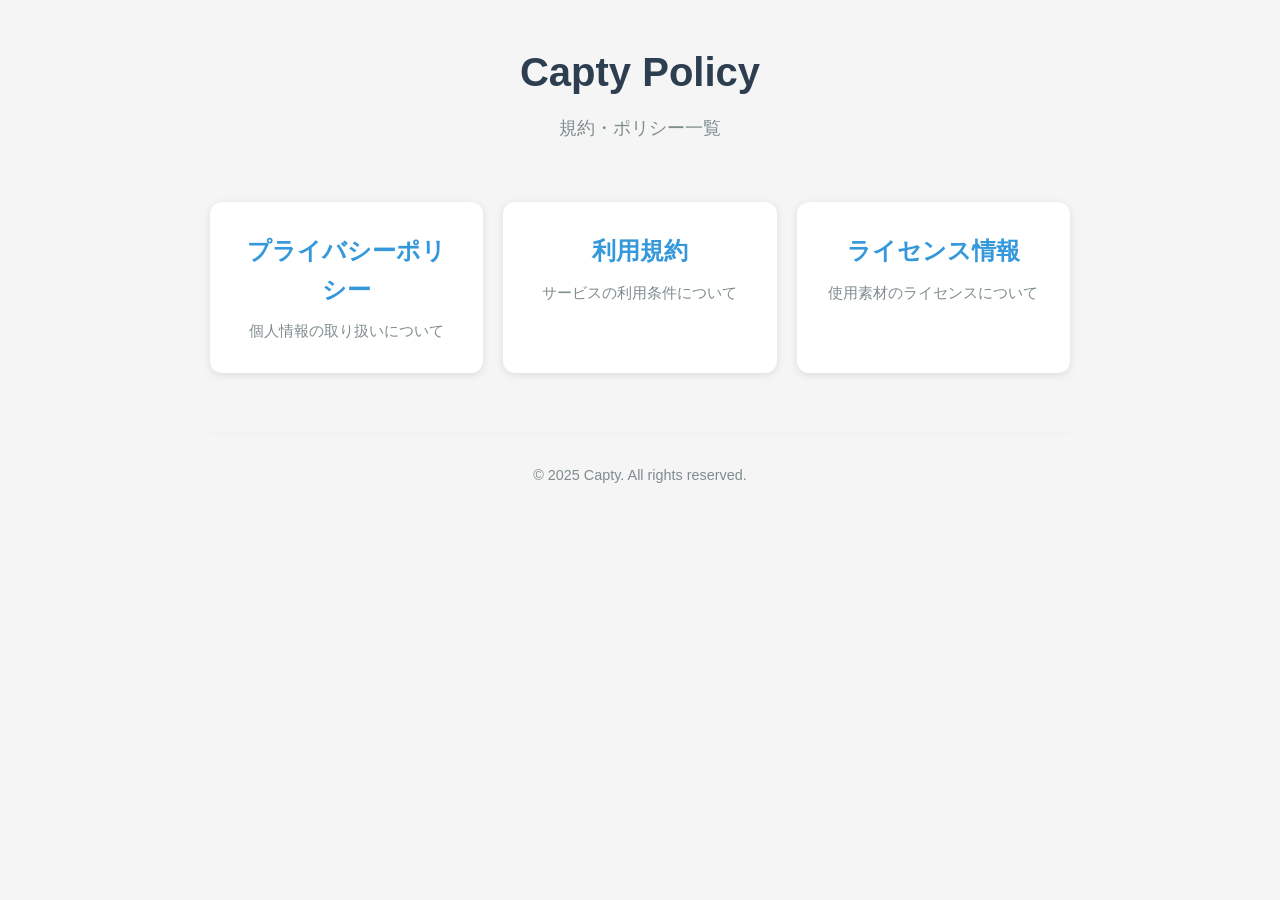
<file: index.html>
<!DOCTYPE html>
<html lang="ja">
<head>
  <meta charset="UTF-8">
  <meta name="viewport" content="width=device-width, initial-scale=1.0">
  <title>Capty Policy - 規約・ポリシー</title>
  <link rel="stylesheet" href="style.css">
</head>
<body>
  <div class="container">
    <header>
      <h1>Capty Policy</h1>
      <p class="subtitle">規約・ポリシー一覧</p>
    </header>

    <div class="menu">
      <a href="privacy.html" class="menu-item">
        <h2>プライバシーポリシー</h2>
        <p>個人情報の取り扱いについて</p>
      </a>
      <a href="terms.html" class="menu-item">
        <h2>利用規約</h2>
        <p>サービスの利用条件について</p>
      </a>
      <a href="license.html" class="menu-item">
        <h2>ライセンス情報</h2>
        <p>使用素材のライセンスについて</p>
      </a>
    </div>

    <footer>
      <p>&copy; 2025 Capty. All rights reserved.</p>
    </footer>
  </div>
</body>
</html>
</file>
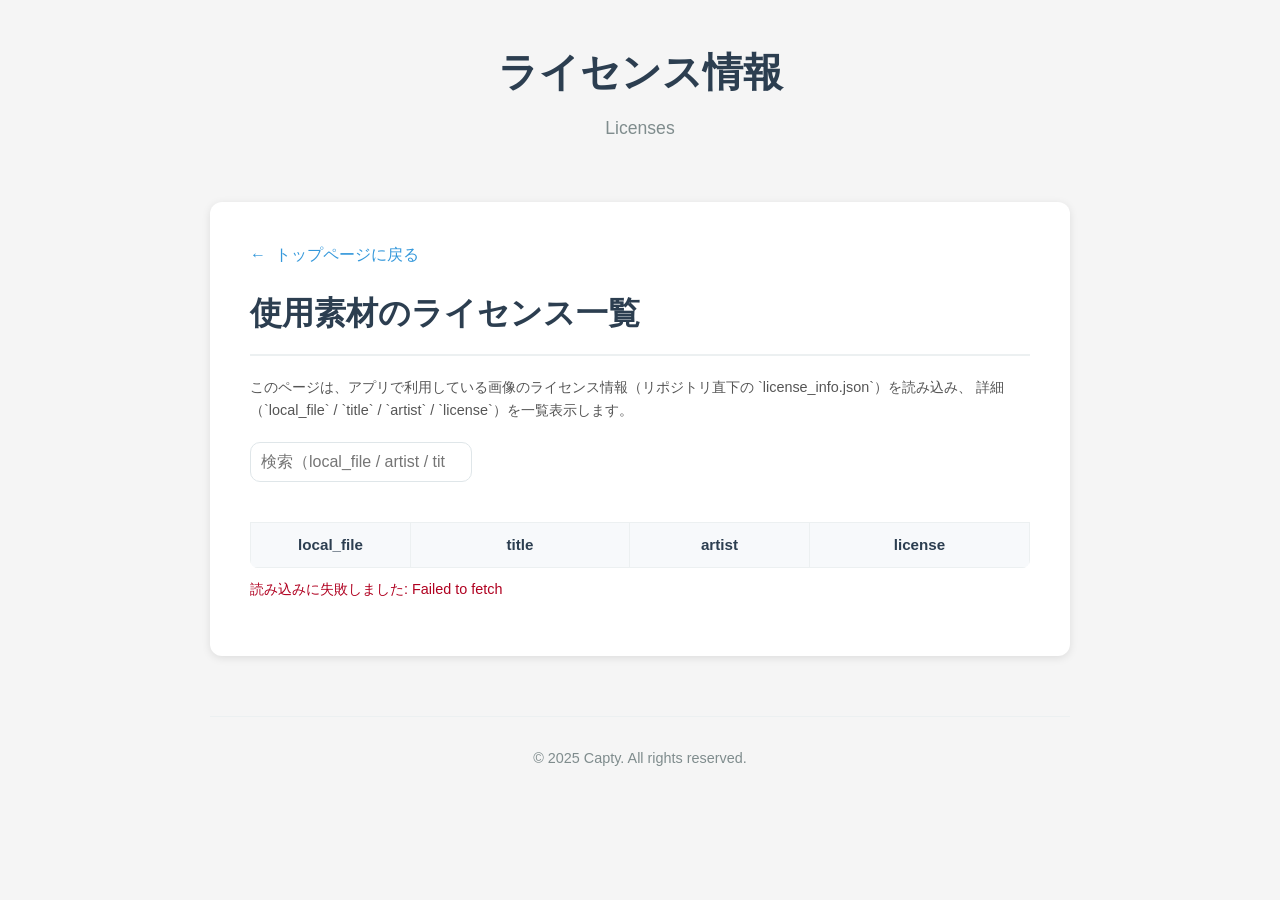
<file: license.html>
<!DOCTYPE html>
<html lang="ja">
<head>
  <meta charset="UTF-8">
  <meta name="viewport" content="width=device-width, initial-scale=1.0">
  <title>ライセンス情報 - Capty Policy</title>
  <link rel="stylesheet" href="style.css">
</head>
<body>
  <div class="container">
    <header>
      <h1>ライセンス情報</h1>
      <p class="subtitle">Licenses</p>
    </header>

    <div class="content">
      <a href="index.html" class="back-link">トップページに戻る</a>

      <h2>使用素材のライセンス一覧</h2>
      <p class="small-note">
        このページは、アプリで利用している画像のライセンス情報（リポジトリ直下の `license_info.json`）を読み込み、
        詳細（`local_file` / `title` / `artist` / `license`）を一覧表示します。
      </p>

      <div class="filter-row">
        <input id="searchInput" type="search" placeholder="検索（local_file / artist / title / license）" />
      </div>

      <p id="resultMeta" class="small-note"></p>

      <div class="table-wrap">
        <table class="license-table">
          <thead>
            <tr>
              <th style="width: 160px;">local_file</th>
              <th>title</th>
              <th style="width: 180px;">artist</th>
              <th style="width: 220px;">license</th>
            </tr>
          </thead>
          <tbody id="rows"></tbody>
        </table>
      </div>

      <p id="loadError" class="small-note" style="display:none; color:#b00020;"></p>
    </div>

    <footer>
      <p>&copy; 2025 Capty. All rights reserved.</p>
    </footer>
  </div>

  <script>
    // GitHub上のJSON（生データ）を参照
    const jsonPath = "https://raw.githubusercontent.com/mappou/capty-policy/main/capty_resouce/artists_json_data/license_info.json";

    let allItems = [];

    function normalizeText(value) {
      return String(value ?? "").replace(/\s+/g, " ").trim();
    }

    function truncate(value, maxLen) {
      const s = normalizeText(value);
      if (s.length <= maxLen) return s;
      return s.slice(0, maxLen) + "…";
    }

    function applyFilterAndRender() {
      const q = normalizeText(document.getElementById("searchInput").value).toLowerCase();

      const filtered = allItems.filter((it) => {
        if (!q) return true;
        const haystack = [
          it.local_file,
          it.title,
          it.artist,
          it.license,
        ].map((x) => normalizeText(x).toLowerCase()).join(" ");

        return haystack.includes(q);
      });

      const shown = filtered; // すべて表示

      const rows = document.getElementById("rows");
      rows.innerHTML = "";

      for (const it of shown) {
        const tr = document.createElement("tr");

        const tdLocalFile = document.createElement("td");
        tdLocalFile.textContent = normalizeText(it.local_file);
        tr.appendChild(tdLocalFile);

        const tdTitle = document.createElement("td");
        tdTitle.textContent = truncate(it.title, 70);
        tr.appendChild(tdTitle);

        const tdArtist = document.createElement("td");
        tdArtist.textContent = normalizeText(it.artist);
        tr.appendChild(tdArtist);

        const tdLicense = document.createElement("td");
        tdLicense.textContent = normalizeText(it.license);
        tr.appendChild(tdLicense);

        rows.appendChild(tr);
      }

      const meta = document.getElementById("resultMeta");
      meta.textContent = `表示中: ${shown.length}件（該当: ${filtered.length}件）`;
    }

    async function loadJsonAndInit() {
      const loadError = document.getElementById("loadError");
      try {
        const res = await fetch(jsonPath, { cache: "no-store" });
        if (!res.ok) throw new Error(`HTTP ${res.status}`);
        allItems = await res.json();

        applyFilterAndRender();

        document.getElementById("searchInput").addEventListener("input", applyFilterAndRender);
      } catch (e) {
        loadError.style.display = "block";
        loadError.textContent = `読み込みに失敗しました: ${e?.message ?? String(e)}`;
      }
    }

    document.addEventListener("DOMContentLoaded", loadJsonAndInit);
  </script>
</body>
</html>
</file>
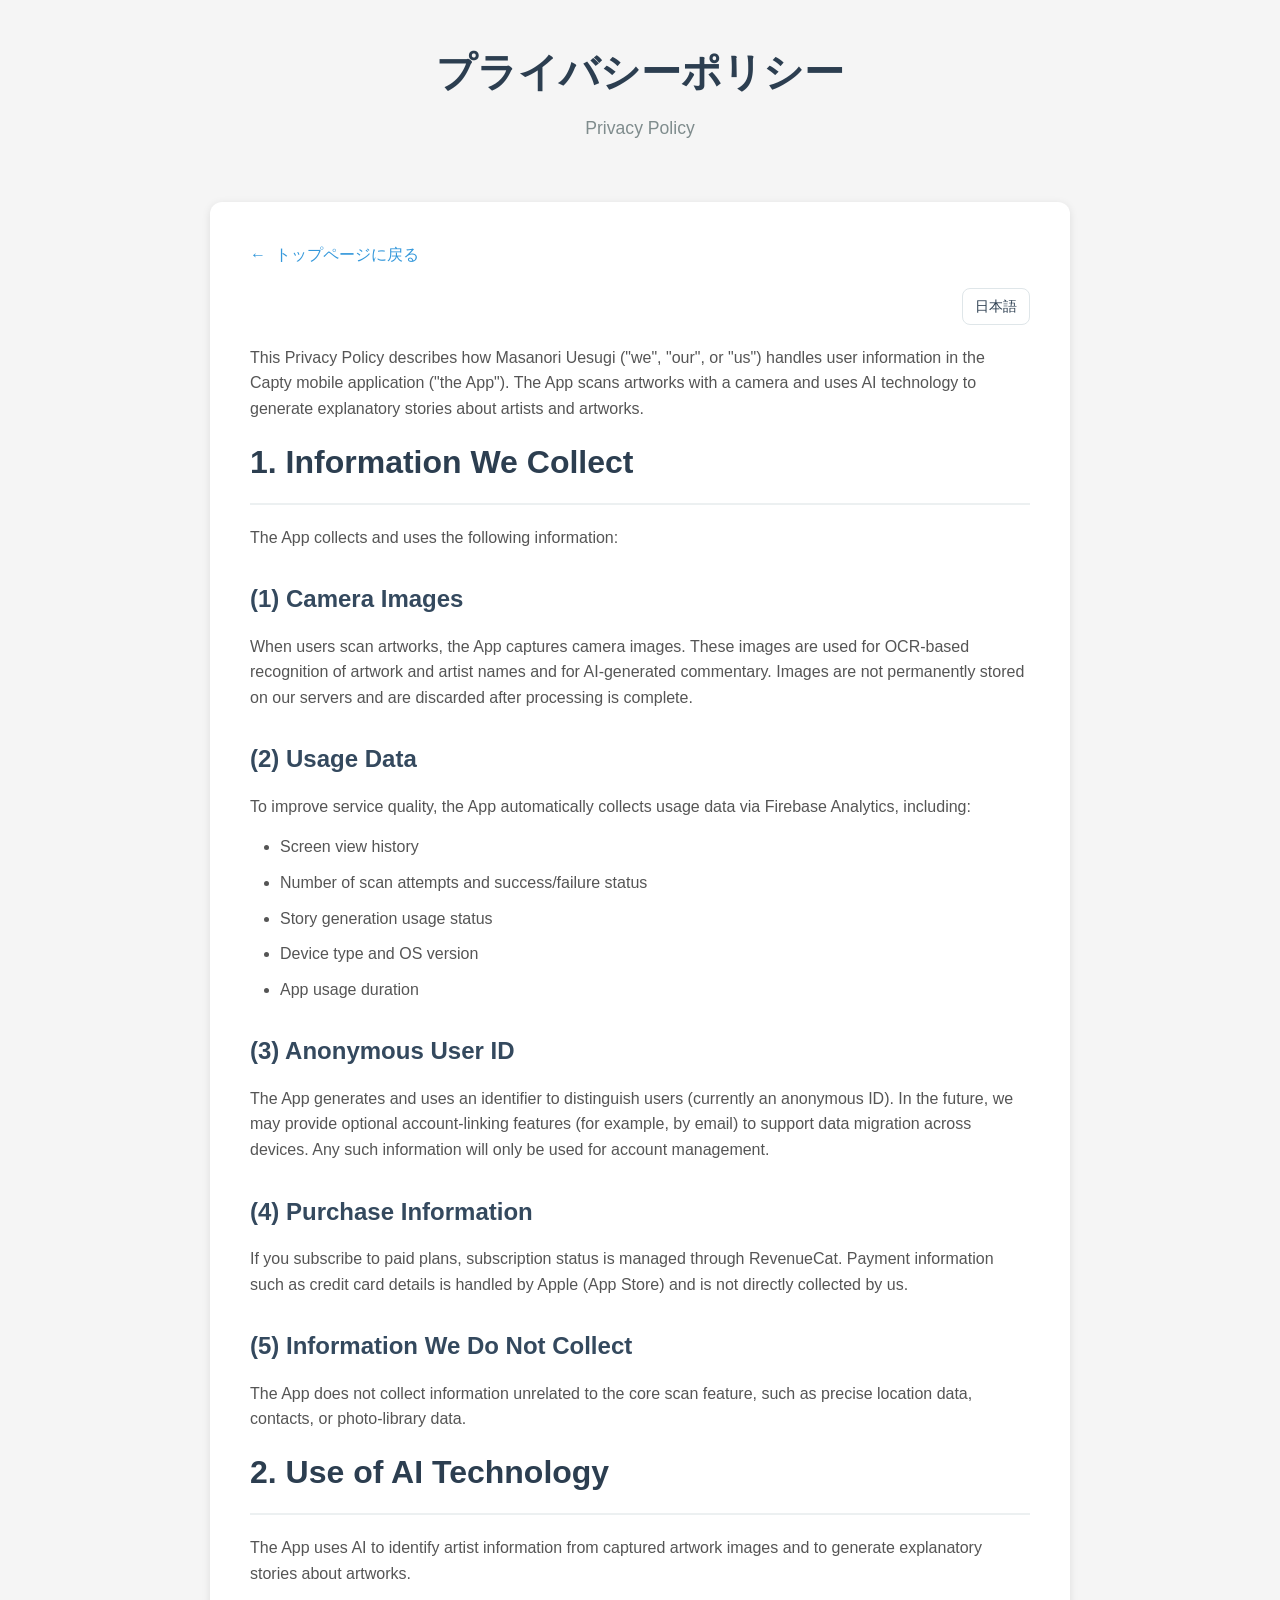
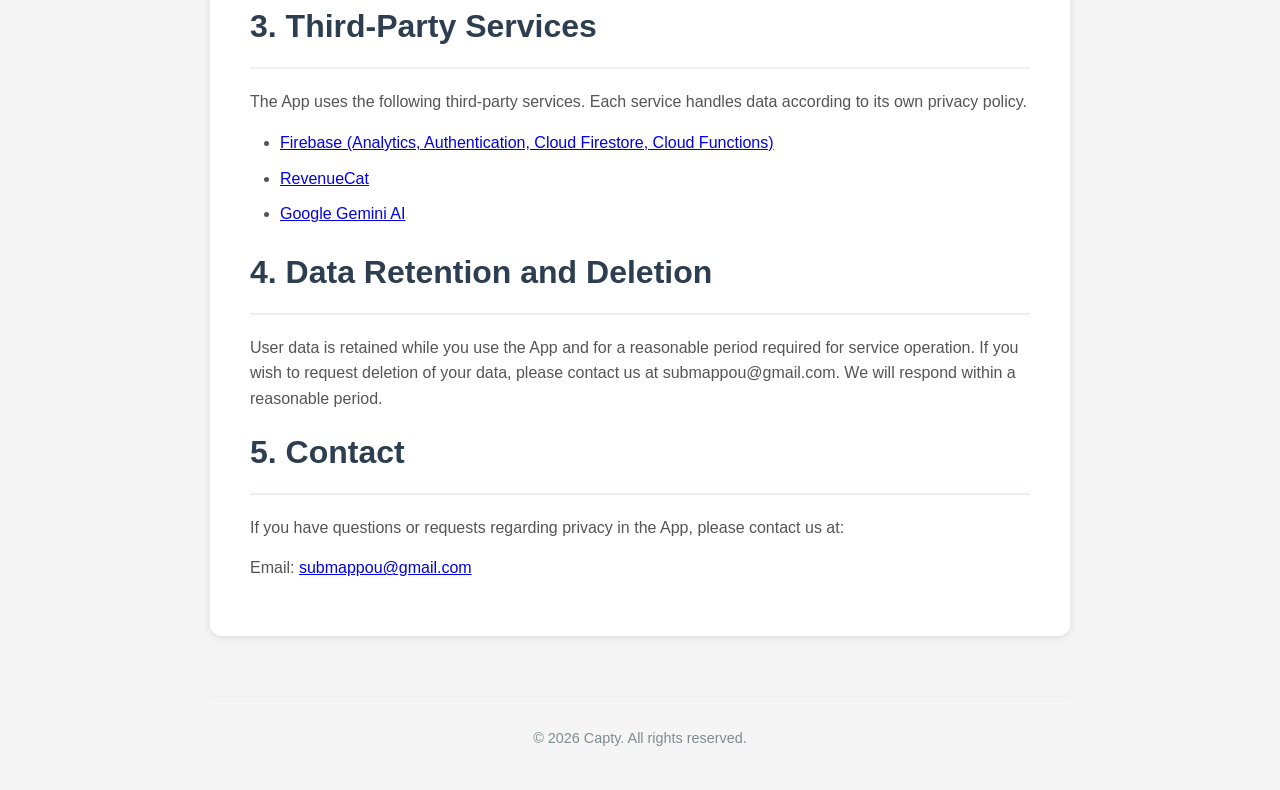
<file: privacy.html>
<!DOCTYPE html>
<html lang="ja">
<head>
  <meta charset="UTF-8">
  <meta name="viewport" content="width=device-width, initial-scale=1.0">
  <title>プライバシーポリシー - Capty Policy</title>
  <link rel="stylesheet" href="style.css">
</head>
<body>
  <div class="container">
    <header>
      <h1>プライバシーポリシー</h1>
      <p class="subtitle">Privacy Policy</p>
    </header>

    <div class="content">
      <a href="index.html" class="back-link">トップページに戻る</a>

      <div class="lang-switch">
        <button id="langToggle" type="button" aria-label="Switch language">日本語</button>
      </div>

      <div id="jaContent" class="lang-content">
        <p>本プライバシーポリシーは、Masanori Uesugi（以下「当社」といいます）が提供するモバイルアプリケーション「Capty」（以下「本アプリ」といいます）における、ユーザーの皆様の情報の取り扱いについて定めるものです。本アプリは、カメラで美術作品をスキャンし、AI技術を活用してアーティストや作品に関する解説ストーリーを生成するサービスです。</p>

        <h2>1. 収集する情報</h2>
        <p>本アプリでは、以下の情報を収集・利用します。</p>

        <h3>（1）カメラで撮影した画像</h3>
        <p>美術作品のスキャン時に、カメラで撮影した画像を取得します。撮影した画像は、作品名・アーティスト名の認識（OCR）およびAIによる解説生成のために使用されます。画像はサーバー上に永続的に保存されることはなく、解析処理の完了後に破棄されます。</p>

        <h3>（2）利用状況データ</h3>
        <p>サービスの改善を目的として、Firebase Analyticsを通じて以下の利用状況データを自動的に収集します。</p>
        <ul>
          <li>画面の閲覧履歴</li>
          <li>スキャンの実行回数・成功/失敗の情報</li>
          <li>ストーリー生成の利用状況</li>
          <li>デバイスの種類、OSバージョン</li>
          <li>アプリの利用時間</li>
        </ul>

        <h3>（3）匿名ユーザーID</h3>
        <p>本アプリでは、ユーザーを識別するためのIDを生成・利用します（現在は匿名IDを使用しています）。将来的に、機種変更時のデータ引き継ぎ等を目的として、ユーザーの任意の操作によりメールアドレス等を用いたアカウント連携機能を提供する場合があります。その際、入力された情報はアカウント管理の目的のみに使用します。</p>

        <h3>（4）購入情報</h3>
        <p>サブスクリプション（有料プラン）をご利用の場合、RevenueCatを通じて購入状態の管理を行います。クレジットカード番号等の決済情報は、Apple（App Store）が管理しており、当社が直接取得することはありません。</p>

        <h3>（5）収集しない情報</h3>
        <p>本アプリは、位置情報、連絡先、写真ライブラリへのアクセスなど、スキャン機能に直接関係しない情報は収集しません。</p>

        <h2>2. AI技術の利用について</h2>
        <p>本アプリは、AIを利用して、撮影された美術作品の画像からアーティスト情報の特定および作品の解説ストーリーの生成を行います。</p>

        <h2>3. 利用する第三者サービス</h2>
        <ul>
          <li><a href="https://firebase.google.com/support/privacy" target="_blank" rel="noopener noreferrer">Firebase（Analytics、Authentication、Cloud Firestore、Cloud Functions）</a></li>
          <li><a href="https://www.revenuecat.com/privacy" target="_blank" rel="noopener noreferrer">RevenueCat</a></li>
          <li><a href="https://ai.google.dev/gemini-api/terms" target="_blank" rel="noopener noreferrer">Google Gemini AI</a></li>
        </ul>

        <h2>4. データの保持と削除</h2>
        <p>ユーザーデータは、本アプリをご利用いただいている期間中およびサービス運営上合理的に必要な期間保持されます。データの削除を希望される場合は、submappou@gmail.com までご連絡ください。</p>

        <h2>5. お問い合わせ</h2>
        <p>本アプリのプライバシーに関するご質問やお問い合わせは、以下のメールアドレスまでご連絡ください。</p>
        <p>メール：<a href="mailto:submappou@gmail.com">submappou@gmail.com</a></p>
      </div>

      <div id="enContent" class="lang-content is-active">
        <p>This Privacy Policy describes how Masanori Uesugi ("we", "our", or "us") handles user information in the Capty mobile application ("the App"). The App scans artworks with a camera and uses AI technology to generate explanatory stories about artists and artworks.</p>

        <h2>1. Information We Collect</h2>
        <p>The App collects and uses the following information:</p>

        <h3>(1) Camera Images</h3>
        <p>When users scan artworks, the App captures camera images. These images are used for OCR-based recognition of artwork and artist names and for AI-generated commentary. Images are not permanently stored on our servers and are discarded after processing is complete.</p>

        <h3>(2) Usage Data</h3>
        <p>To improve service quality, the App automatically collects usage data via Firebase Analytics, including:</p>
        <ul>
          <li>Screen view history</li>
          <li>Number of scan attempts and success/failure status</li>
          <li>Story generation usage status</li>
          <li>Device type and OS version</li>
          <li>App usage duration</li>
        </ul>

        <h3>(3) Anonymous User ID</h3>
        <p>The App generates and uses an identifier to distinguish users (currently an anonymous ID). In the future, we may provide optional account-linking features (for example, by email) to support data migration across devices. Any such information will only be used for account management.</p>

        <h3>(4) Purchase Information</h3>
        <p>If you subscribe to paid plans, subscription status is managed through RevenueCat. Payment information such as credit card details is handled by Apple (App Store) and is not directly collected by us.</p>

        <h3>(5) Information We Do Not Collect</h3>
        <p>The App does not collect information unrelated to the core scan feature, such as precise location data, contacts, or photo-library data.</p>

        <h2>2. Use of AI Technology</h2>
        <p>The App uses AI to identify artist information from captured artwork images and to generate explanatory stories about artworks.</p>

        <h2>3. Third-Party Services</h2>
        <p>The App uses the following third-party services. Each service handles data according to its own privacy policy.</p>
        <ul>
          <li><a href="https://firebase.google.com/support/privacy" target="_blank" rel="noopener noreferrer">Firebase (Analytics, Authentication, Cloud Firestore, Cloud Functions)</a></li>
          <li><a href="https://www.revenuecat.com/privacy" target="_blank" rel="noopener noreferrer">RevenueCat</a></li>
          <li><a href="https://ai.google.dev/gemini-api/terms" target="_blank" rel="noopener noreferrer">Google Gemini AI</a></li>
        </ul>

        <h2>4. Data Retention and Deletion</h2>
        <p>User data is retained while you use the App and for a reasonable period required for service operation. If you wish to request deletion of your data, please contact us at submappou@gmail.com. We will respond within a reasonable period.</p>

        <h2>5. Contact</h2>
        <p>If you have questions or requests regarding privacy in the App, please contact us at:</p>
        <p>Email: <a href="mailto:submappou@gmail.com">submappou@gmail.com</a></p>
      </div>
    </div>

    <footer>
      <p>&copy; 2026 Capty. All rights reserved.</p>
    </footer>
  </div>

  <script>
    (function () {
      const button = document.getElementById("langToggle");
      const ja = document.getElementById("jaContent");
      const en = document.getElementById("enContent");
      let isJapanese = false;

      button.addEventListener("click", function () {
        isJapanese = !isJapanese;
        ja.classList.toggle("is-active", isJapanese);
        en.classList.toggle("is-active", !isJapanese);
        button.textContent = isJapanese ? "English" : "日本語";
      });
    })();
  </script>
</body>
</html>
</file>
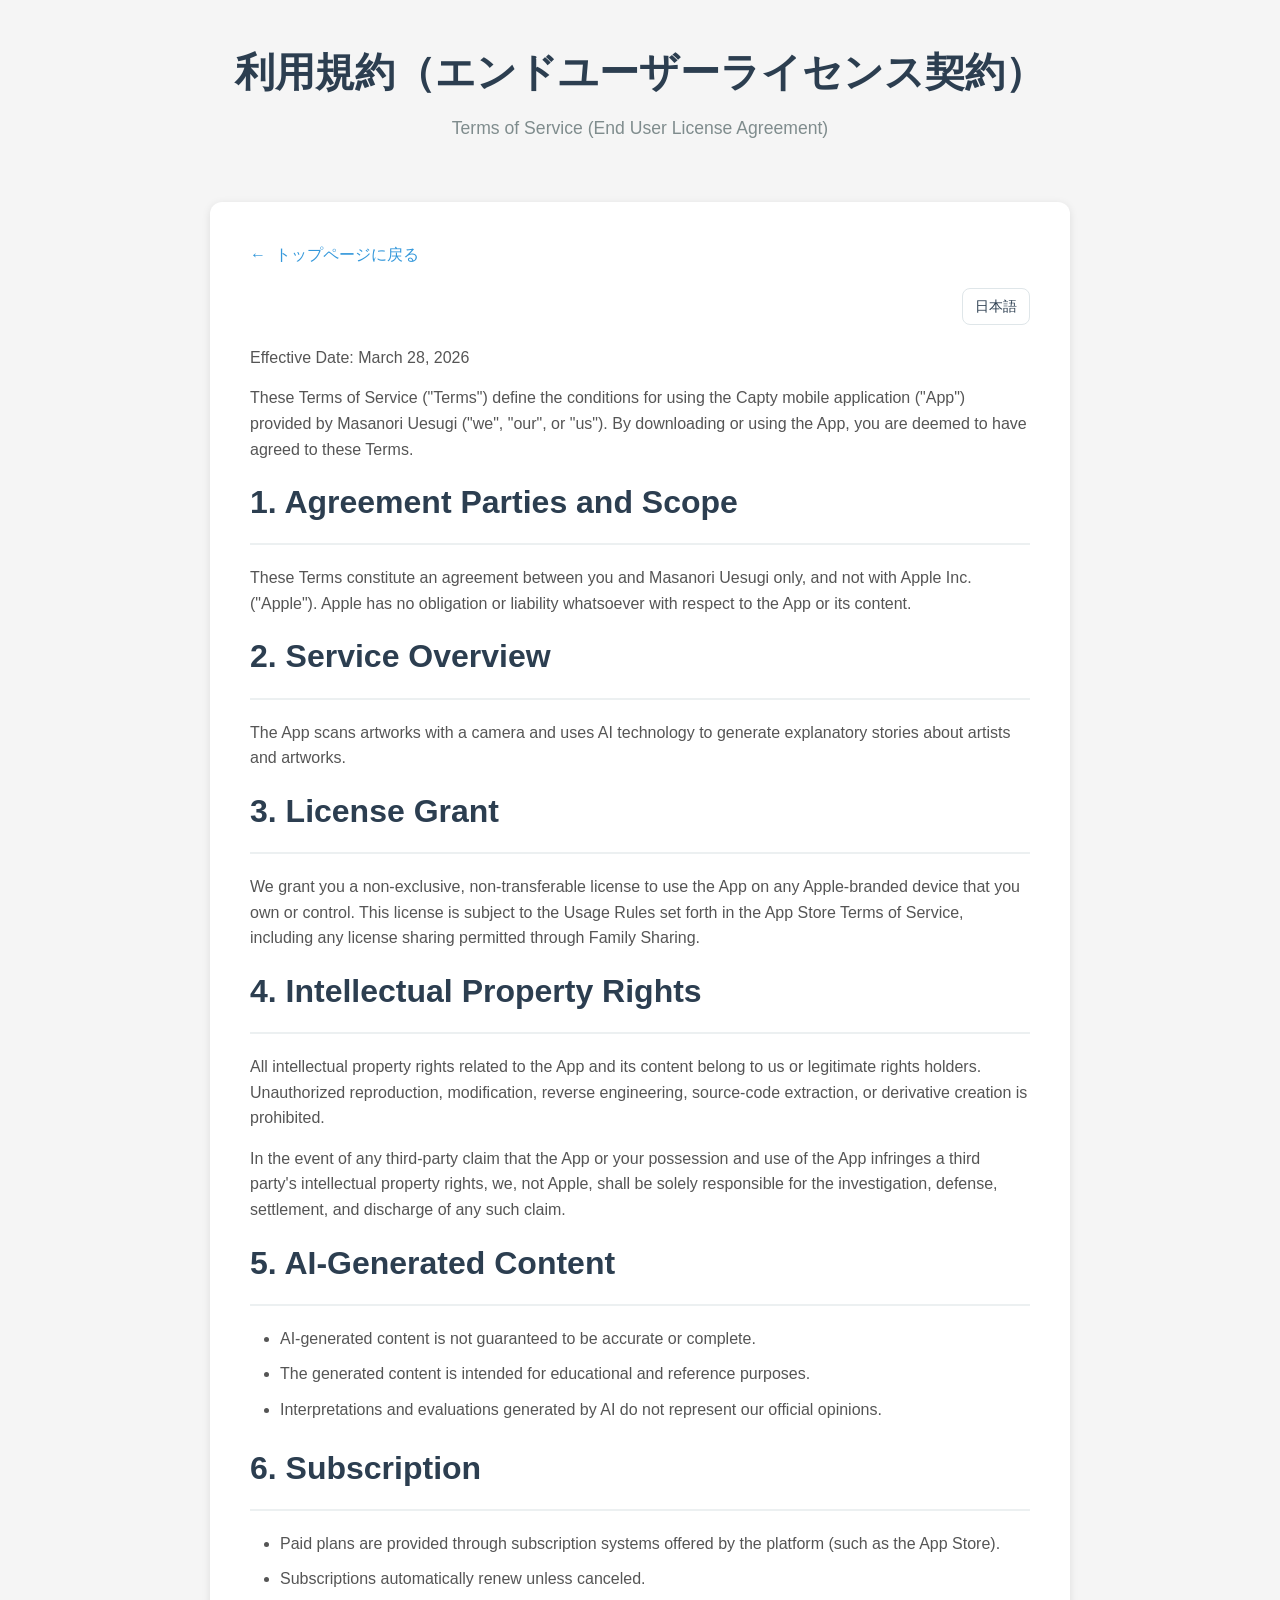
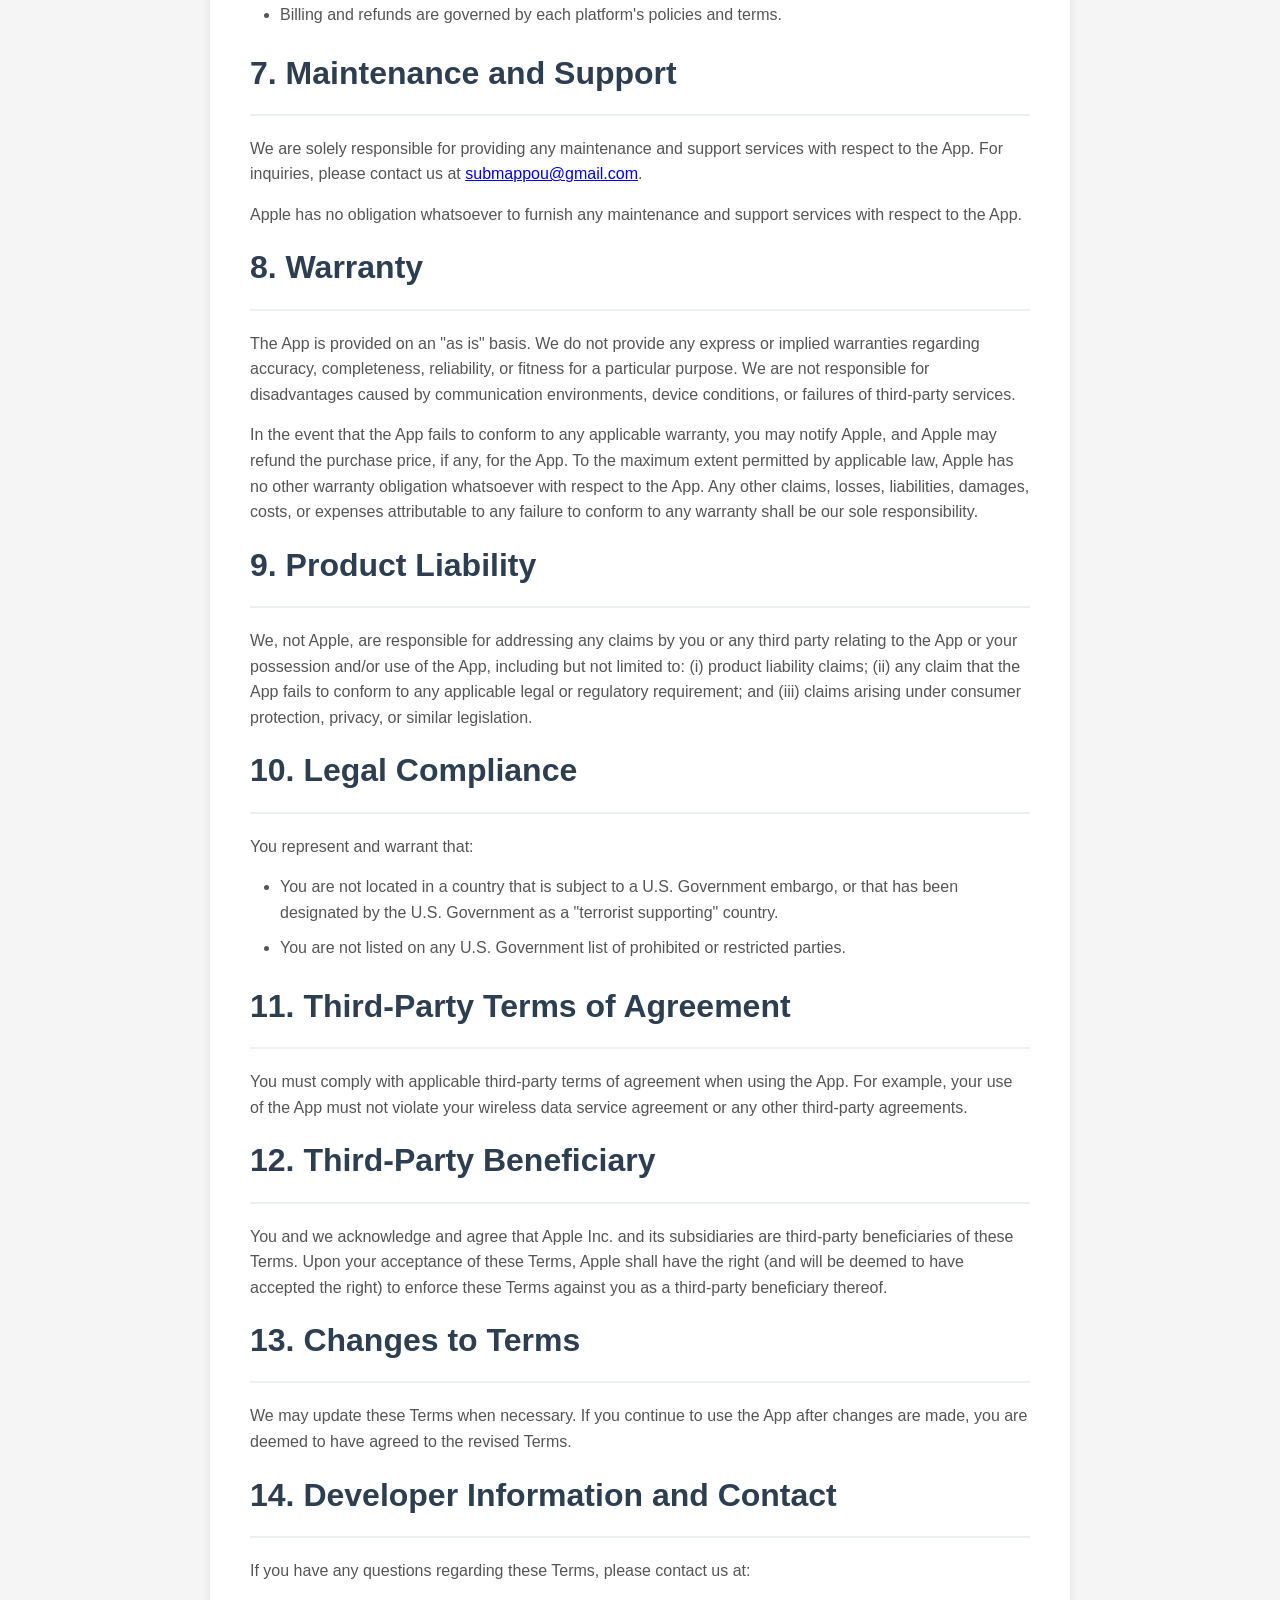
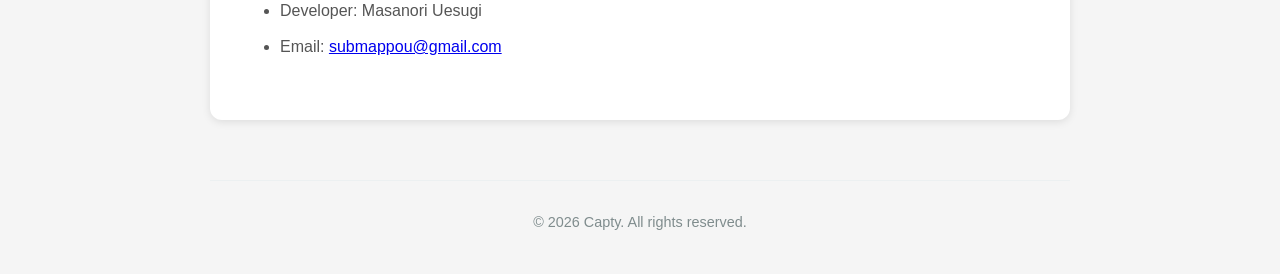
<file: terms.html>
<!DOCTYPE html>
<html lang="ja">
<head>
  <meta charset="UTF-8">
  <meta name="viewport" content="width=device-width, initial-scale=1.0">
  <title>利用規約（EULA）- Capty Policy</title>
  <link rel="stylesheet" href="style.css">
</head>
<body>
  <div class="container">
    <header>
      <h1>利用規約（エンドユーザーライセンス契約）</h1>
      <p class="subtitle">Terms of Service (End User License Agreement)</p>
    </header>

    <div class="content">
      <a href="index.html" class="back-link">トップページに戻る</a>

      <div class="lang-switch">
        <button id="langToggle" type="button" aria-label="Switch language">日本語</button>
      </div>

      <div id="jaContent" class="lang-content">
        <p>施行日：2026年3月28日</p>

        <p>本利用規約（以下「本規約」といいます）は、Masanori Uesugi（以下「当社」といいます）が提供するモバイルアプリケーション「Capty」（以下「本アプリ」といいます）の利用条件を定めるものです。本アプリをダウンロードまたはご利用いただくことにより、本規約に同意したものとみなされます。</p>

        <h2>1. 契約当事者と適用範囲</h2>
        <p>本規約は、利用者と当社（Masanori Uesugi）との間の契約であり、Apple Inc.（以下「Apple」といいます）は本契約の当事者ではありません。Appleは、本アプリおよびそのコンテンツに関していかなる義務・責任も負いません。</p>

        <h2>2. サービスの概要</h2>
        <p>本アプリは、カメラで美術作品をスキャンし、AI技術を活用してアーティストや作品に関する解説ストーリーを生成するサービスです。</p>

        <h2>3. ライセンスの付与</h2>
        <p>当社は、利用者に対し、利用者が所有または管理するApple製デバイス上で本アプリを使用するための、非独占的かつ譲渡不能なライセンスを付与します。本ライセンスは、App Store利用規約に定める使用ルール（ファミリー共有を通じたライセンス共有を含みます）に従うものとします。</p>

        <h2>4. 知的財産権</h2>
        <p>本アプリおよびそのコンテンツに関する知的財産権は、当社または正当な権利者に帰属します。無断複製、改変、リバースエンジニアリング等は禁止されています。</p>
        <p>第三者が本アプリに関する知的財産権の侵害を申し立てた場合、当該申立てに対する調査、防御、解決および免責の全責任は当社が負うものとし、Appleはその責任を負いません。</p>

        <h2>5. AI生成コンテンツ</h2>
        <ul>
          <li>AI生成コンテンツの正確性・完全性を保証するものではありません。</li>
          <li>教育的・参考的な目的での利用を想定しています。</li>
          <li>当社の公式見解を示すものではありません。</li>
        </ul>

        <h2>6. サブスクリプション</h2>
        <ul>
          <li>有料プランはプラットフォーム提供のサブスクリプション方式です。</li>
          <li>キャンセルされない限り自動更新されます。</li>
          <li>課金や返金は各プラットフォーム規約に準拠します。</li>
        </ul>

        <h2>7. メンテナンスとサポート</h2>
        <p>本アプリの保守およびサポートに関する一切の責任は当社が負います。お問い合わせは <a href="mailto:submappou@gmail.com">submappou@gmail.com</a> までご連絡ください。</p>
        <p>Appleは、本アプリに関するメンテナンスおよびサポートサービスを提供する義務を一切負いません。</p>

        <h2>8. 保証</h2>
        <p>本アプリは現状有姿で提供されます。当社は、正確性・完全性・特定目的への適合性等を保証しません。通信環境や第三者サービス障害等に起因する不利益についても責任を負いません。</p>
        <p>本アプリが適用される保証に適合しない場合、利用者はAppleに通知することができ、Appleは該当する購入代金を返金する場合があります。適用法令が許容する最大限の範囲において、Appleは本アプリに関するその他の保証義務を一切負いません。保証不適合に起因するその他の請求、損失、責任、損害、費用については、当社が責任を負うものとします。</p>

        <h2>9. 製造物責任</h2>
        <p>本アプリまたは利用者による本アプリの所持・使用に関連して生じるすべての請求（製造物責任に基づく請求、適用法令・規制への不適合に関する請求、消費者保護法またはこれに類する法令に基づく請求を含みますが、これらに限られません）については、Appleではなく当社が責任を負うものとします。</p>

        <h2>10. 法令遵守</h2>
        <p>利用者は、以下を表明し保証するものとします。</p>
        <ul>
          <li>米国政府による禁輸措置の対象となっている国、または米国政府により「テロ支援国家」に指定されている国に所在していないこと。</li>
          <li>米国政府の禁止または制限対象者リストに掲載されていないこと。</li>
        </ul>

        <h2>11. 第三者の利用規約</h2>
        <p>利用者は、本アプリの使用にあたり、適用される第三者の利用規約を遵守しなければなりません。例えば、本アプリの使用が利用者の無線データサービス契約その他の第三者との契約に違反してはなりません。</p>

        <h2>12. 第三者受益者</h2>
        <p>利用者および当社は、Apple Inc. およびその子会社が本規約の第三者受益者であることを認めるものとします。利用者が本規約に同意した時点で、Appleは本規約を第三者受益者として利用者に対し執行する権利を有する（かつ、当該権利を受諾したものとみなされる）ものとします。</p>

        <h2>13. 規約の変更</h2>
        <p>当社は必要に応じて本規約を更新します。更新後に本アプリを利用した場合、変更後規約に同意したものとみなします。</p>

        <h2>14. 開発者情報・お問い合わせ</h2>
        <p>本規約に関するお問い合わせは以下までご連絡ください。</p>
        <ul>
          <li>開発者名：Masanori Uesugi</li>
          <li>メール：<a href="mailto:submappou@gmail.com">submappou@gmail.com</a></li>
        </ul>
      </div>

      <div id="enContent" class="lang-content is-active">
        <p>Effective Date: March 28, 2026</p>

        <p>These Terms of Service ("Terms") define the conditions for using the Capty mobile application ("App") provided by Masanori Uesugi ("we", "our", or "us"). By downloading or using the App, you are deemed to have agreed to these Terms.</p>

        <h2>1. Agreement Parties and Scope</h2>
        <p>These Terms constitute an agreement between you and Masanori Uesugi only, and not with Apple Inc. ("Apple"). Apple has no obligation or liability whatsoever with respect to the App or its content.</p>

        <h2>2. Service Overview</h2>
        <p>The App scans artworks with a camera and uses AI technology to generate explanatory stories about artists and artworks.</p>

        <h2>3. License Grant</h2>
        <p>We grant you a non-exclusive, non-transferable license to use the App on any Apple-branded device that you own or control. This license is subject to the Usage Rules set forth in the App Store Terms of Service, including any license sharing permitted through Family Sharing.</p>

        <h2>4. Intellectual Property Rights</h2>
        <p>All intellectual property rights related to the App and its content belong to us or legitimate rights holders. Unauthorized reproduction, modification, reverse engineering, source-code extraction, or derivative creation is prohibited.</p>
        <p>In the event of any third-party claim that the App or your possession and use of the App infringes a third party's intellectual property rights, we, not Apple, shall be solely responsible for the investigation, defense, settlement, and discharge of any such claim.</p>

        <h2>5. AI-Generated Content</h2>
        <ul>
          <li>AI-generated content is not guaranteed to be accurate or complete.</li>
          <li>The generated content is intended for educational and reference purposes.</li>
          <li>Interpretations and evaluations generated by AI do not represent our official opinions.</li>
        </ul>

        <h2>6. Subscription</h2>
        <ul>
          <li>Paid plans are provided through subscription systems offered by the platform (such as the App Store).</li>
          <li>Subscriptions automatically renew unless canceled.</li>
          <li>Billing and refunds are governed by each platform's policies and terms.</li>
        </ul>

        <h2>7. Maintenance and Support</h2>
        <p>We are solely responsible for providing any maintenance and support services with respect to the App. For inquiries, please contact us at <a href="mailto:submappou@gmail.com">submappou@gmail.com</a>.</p>
        <p>Apple has no obligation whatsoever to furnish any maintenance and support services with respect to the App.</p>

        <h2>8. Warranty</h2>
        <p>The App is provided on an "as is" basis. We do not provide any express or implied warranties regarding accuracy, completeness, reliability, or fitness for a particular purpose. We are not responsible for disadvantages caused by communication environments, device conditions, or failures of third-party services.</p>
        <p>In the event that the App fails to conform to any applicable warranty, you may notify Apple, and Apple may refund the purchase price, if any, for the App. To the maximum extent permitted by applicable law, Apple has no other warranty obligation whatsoever with respect to the App. Any other claims, losses, liabilities, damages, costs, or expenses attributable to any failure to conform to any warranty shall be our sole responsibility.</p>

        <h2>9. Product Liability</h2>
        <p>We, not Apple, are responsible for addressing any claims by you or any third party relating to the App or your possession and/or use of the App, including but not limited to: (i) product liability claims; (ii) any claim that the App fails to conform to any applicable legal or regulatory requirement; and (iii) claims arising under consumer protection, privacy, or similar legislation.</p>

        <h2>10. Legal Compliance</h2>
        <p>You represent and warrant that:</p>
        <ul>
          <li>You are not located in a country that is subject to a U.S. Government embargo, or that has been designated by the U.S. Government as a "terrorist supporting" country.</li>
          <li>You are not listed on any U.S. Government list of prohibited or restricted parties.</li>
        </ul>

        <h2>11. Third-Party Terms of Agreement</h2>
        <p>You must comply with applicable third-party terms of agreement when using the App. For example, your use of the App must not violate your wireless data service agreement or any other third-party agreements.</p>

        <h2>12. Third-Party Beneficiary</h2>
        <p>You and we acknowledge and agree that Apple Inc. and its subsidiaries are third-party beneficiaries of these Terms. Upon your acceptance of these Terms, Apple shall have the right (and will be deemed to have accepted the right) to enforce these Terms against you as a third-party beneficiary thereof.</p>

        <h2>13. Changes to Terms</h2>
        <p>We may update these Terms when necessary. If you continue to use the App after changes are made, you are deemed to have agreed to the revised Terms.</p>

        <h2>14. Developer Information and Contact</h2>
        <p>If you have any questions regarding these Terms, please contact us at:</p>
        <ul>
          <li>Developer: Masanori Uesugi</li>
          <li>Email: <a href="mailto:submappou@gmail.com">submappou@gmail.com</a></li>
        </ul>
      </div>
    </div>

    <footer>
      <p>&copy; 2026 Capty. All rights reserved.</p>
    </footer>
  </div>

  <script>
    (function () {
      const button = document.getElementById("langToggle");
      const ja = document.getElementById("jaContent");
      const en = document.getElementById("enContent");
      let isJapanese = false;

      button.addEventListener("click", function () {
        isJapanese = !isJapanese;
        ja.classList.toggle("is-active", isJapanese);
        en.classList.toggle("is-active", !isJapanese);
        button.textContent = isJapanese ? "English" : "日本語";
      });
    })();
  </script>
</body>
</html>
</file>
<file: style.css>
* {
  margin: 0;
  padding: 0;
  box-sizing: border-box;
}

body {
  font-family: -apple-system, BlinkMacSystemFont, 'Segoe UI', 'Roboto', 'Oxygen',
    'Ubuntu', 'Cantarell', 'Fira Sans', 'Droid Sans', 'Helvetica Neue',
    sans-serif;
  -webkit-font-smoothing: antialiased;
  -moz-osx-font-smoothing: grayscale;
  line-height: 1.6;
  color: #333;
  background-color: #f5f5f5;
}

.container {
  max-width: 900px;
  margin: 0 auto;
  padding: 40px 20px;
}

header {
  text-align: center;
  margin-bottom: 60px;
}

h1 {
  font-size: 2.5rem;
  color: #2c3e50;
  margin-bottom: 10px;
}

.subtitle {
  font-size: 1.1rem;
  color: #7f8c8d;
  margin-bottom: 40px;
}

.menu {
  display: grid;
  grid-template-columns: repeat(auto-fit, minmax(250px, 1fr));
  gap: 20px;
  margin-bottom: 40px;
}

.menu-item {
  background: white;
  border-radius: 12px;
  padding: 30px;
  text-align: center;
  box-shadow: 0 2px 8px rgba(0, 0, 0, 0.1);
  transition: transform 0.2s, box-shadow 0.2s;
  text-decoration: none;
  color: inherit;
  display: block;
}

.menu-item:hover {
  transform: translateY(-4px);
  box-shadow: 0 4px 16px rgba(0, 0, 0, 0.15);
}

.menu-item h2 {
  font-size: 1.5rem;
  color: #3498db;
  margin-bottom: 10px;
}

.menu-item p {
  color: #7f8c8d;
  font-size: 0.95rem;
}

.content {
  background: white;
  border-radius: 12px;
  padding: 40px;
  box-shadow: 0 2px 8px rgba(0, 0, 0, 0.1);
}

.content h2 {
  font-size: 2rem;
  color: #2c3e50;
  margin-bottom: 20px;
  padding-bottom: 15px;
  border-bottom: 2px solid #ecf0f1;
}

.content h3 {
  font-size: 1.5rem;
  color: #34495e;
  margin-top: 30px;
  margin-bottom: 15px;
}

.content p {
  margin-bottom: 15px;
  color: #555;
}

.content ul,
.content ol {
  margin-left: 30px;
  margin-bottom: 20px;
}

.content li {
  margin-bottom: 10px;
  color: #555;
}

.back-link {
  display: inline-block;
  margin-bottom: 20px;
  color: #3498db;
  text-decoration: none;
  font-weight: 500;
  transition: color 0.2s;
}

.back-link:hover {
  color: #2980b9;
}

.back-link::before {
  content: '← ';
  margin-right: 5px;
}

.lang-switch {
  display: flex;
  justify-content: flex-end;
  margin-bottom: 20px;
}

.lang-switch button {
  border: 1px solid #dfe6e9;
  background: #fff;
  color: #2c3e50;
  border-radius: 8px;
  padding: 8px 12px;
  font-size: 0.9rem;
  cursor: pointer;
}

.lang-switch button:hover {
  background: #f7f9fb;
}

.lang-content {
  display: none;
}

.lang-content.is-active {
  display: block;
}

footer {
  text-align: center;
  margin-top: 60px;
  padding-top: 30px;
  border-top: 1px solid #ecf0f1;
  color: #7f8c8d;
  font-size: 0.9rem;
}

/* License page styles */
.filter-row {
  display: flex;
  flex-wrap: wrap;
  gap: 12px;
  align-items: center;
  margin: 20px 0;
}

.filter-row input,
.filter-row select {
  padding: 10px;
  border-radius: 10px;
  border: 1px solid #dfe6e9;
  font-size: 1rem;
  background: #fff;
}

.small-note {
  color: #7f8c8d;
  font-size: 0.9rem;
  margin-top: 10px;
}

.license-pills {
  display: flex;
  flex-wrap: wrap;
  gap: 10px;
  margin: 10px 0 20px;
}

.license-pill {
  background: #f7fbff;
  border: 1px solid #d6eaf8;
  padding: 8px 12px;
  border-radius: 999px;
  font-size: 0.95rem;
  color: #2c3e50;
}

.license-table {
  width: 100%;
  border-collapse: collapse;
  margin-top: 20px;
  font-size: 0.95rem;
}

.table-wrap {
  width: 100%;
  overflow-x: auto;
  -webkit-overflow-scrolling: touch;
  border-radius: 8px;
}

.license-table th,
.license-table td {
  border: 1px solid #ecf0f1;
  padding: 10px;
  vertical-align: top;
}

.license-table th {
  background: #f7f9fb;
  color: #2c3e50;
  font-weight: 600;
}

.license-table td {
  word-break: break-word;
}

@media (max-width: 768px) {
  h1 {
    font-size: 2rem;
  }

  .container {
    padding: 20px 15px;
  }

  .content {
    padding: 25px;
  }

  .menu {
    grid-template-columns: 1fr;
  }
}
</file>
